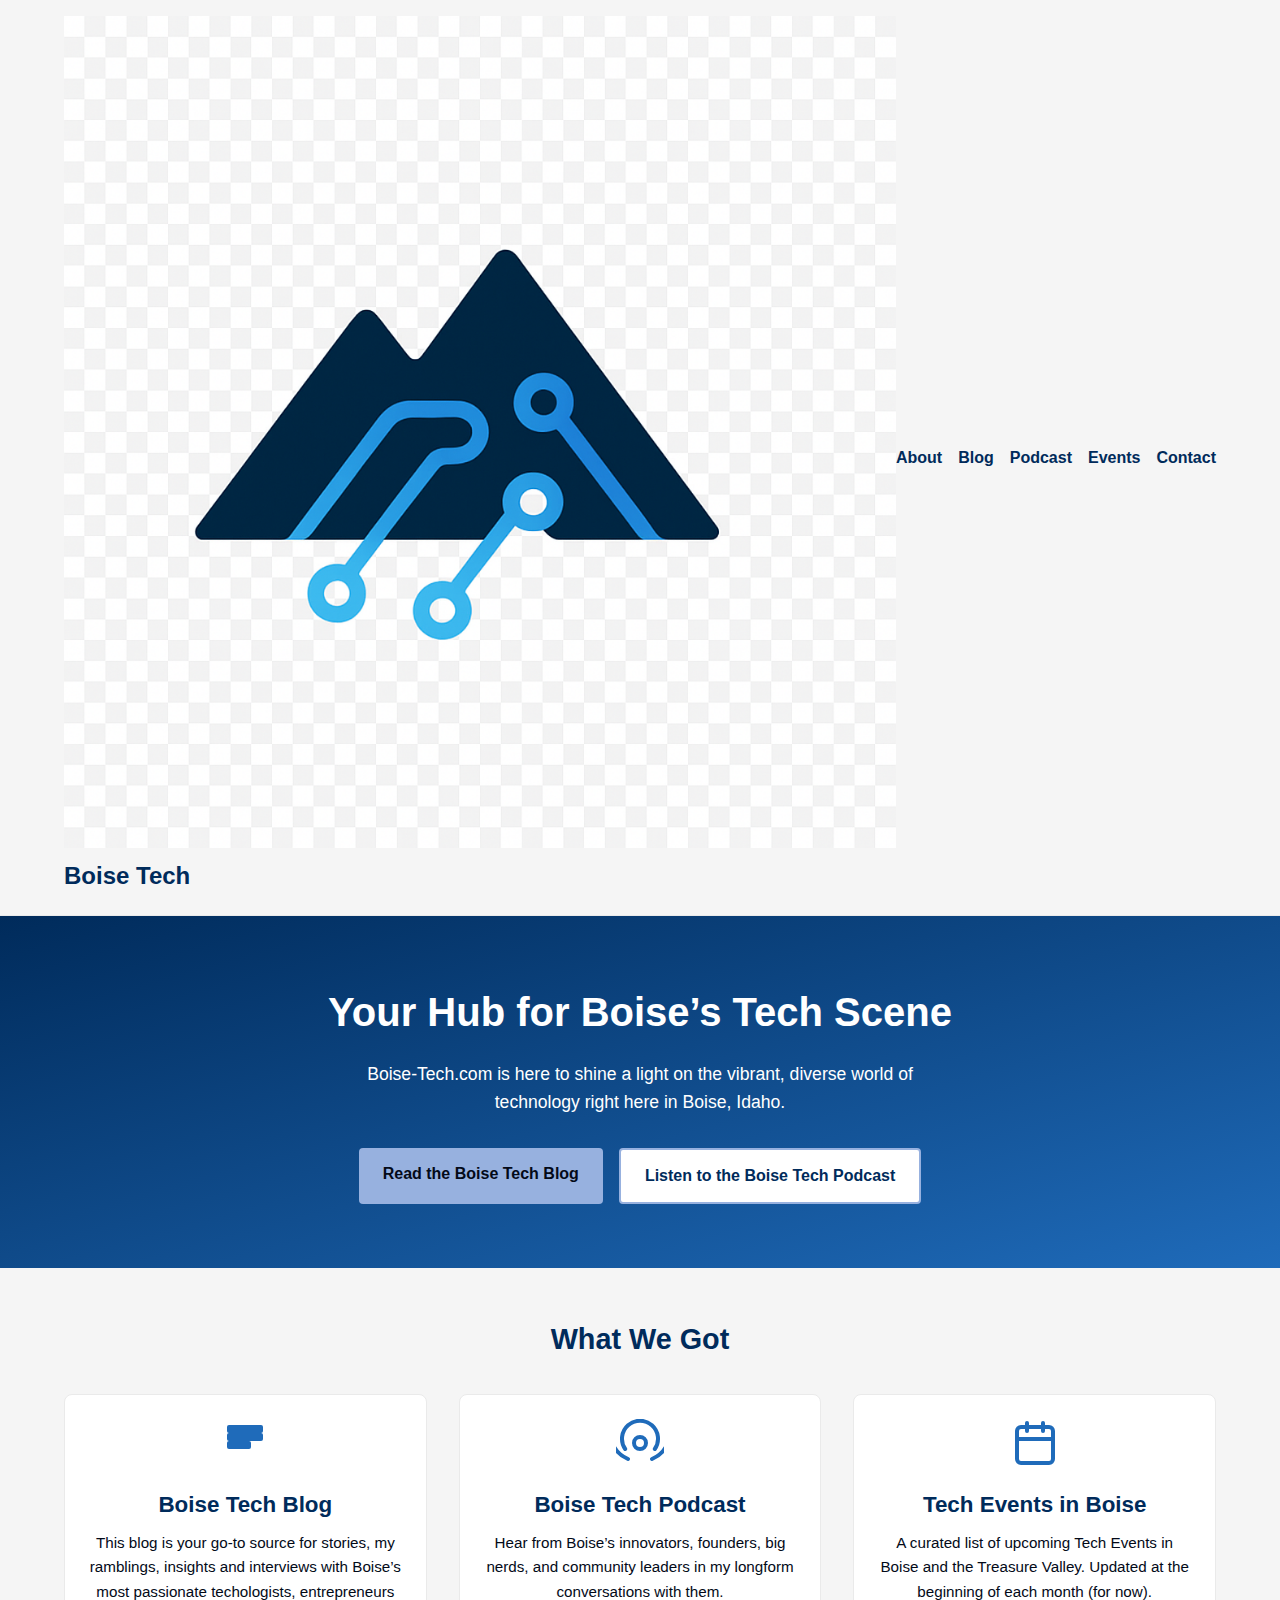
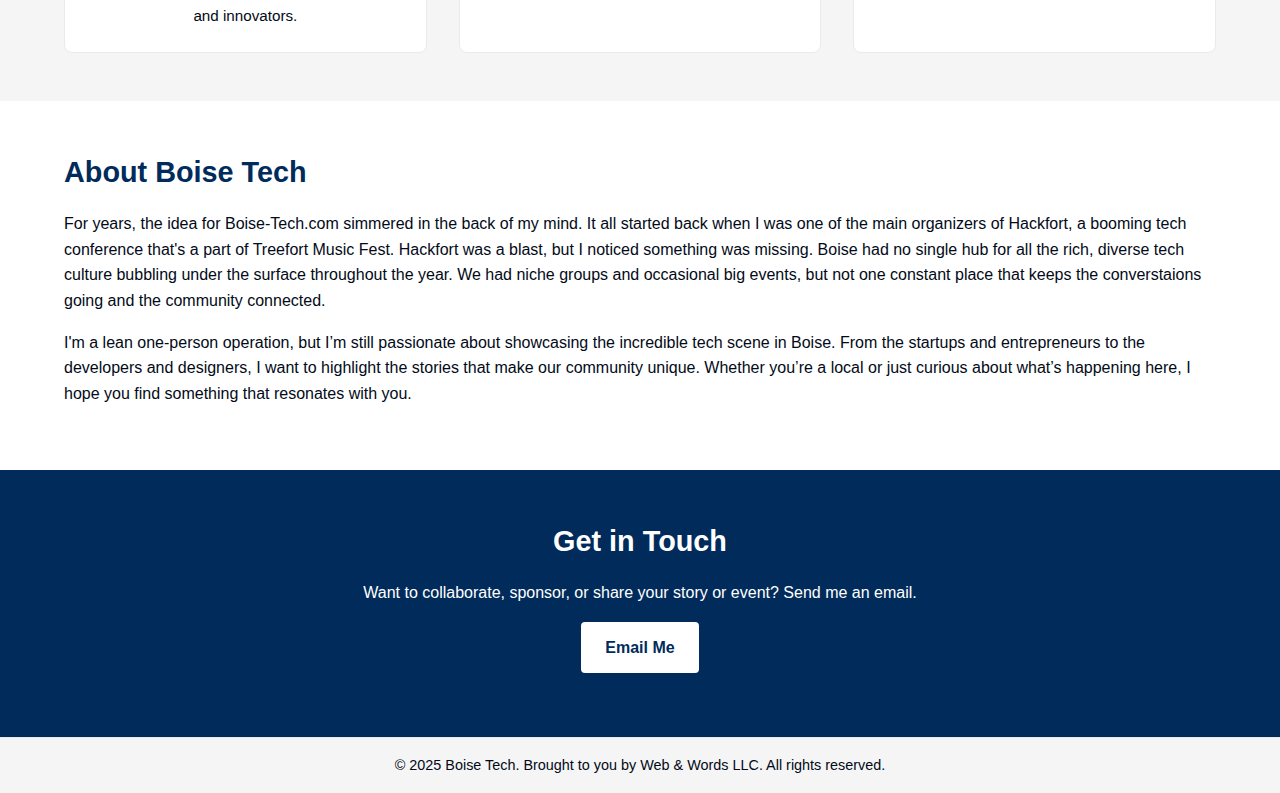
<file: index.html>
<!DOCTYPE html>
<html lang="en">
  <head>
    <meta charset="UTF-8" />
    <meta http-equiv="X-UA-Compatible" content="IE=edge" />
    <meta name="viewport" content="width=device-width, initial-scale=1.0" />
    <meta
      name="description"
      content="BoiseTech.com is here to shine a light on the vibrant, diverse world of technology right here in Boise. Whether you’re a local or someone curious about what our tech community has to offer, you’ll find stories, events, and conversations that bring Boise’s tech culture to life."
    />
    <meta
      name="keywords"
      content="Boise tech blog, Boise tech podcast, Boise tech events, Idaho startups, tech community"
    />
    <title>Boise Tech</title>
    <!-- Open Graph tags for rich previews -->
    <meta property="og:title" content="Boise Tech – Blog, Podcast & Events" />
    <meta
      property="og:description"
      content="Join Boise’s growing tech community through insightful articles, inspiring podcasts and local events."
    />
    <meta property="og:type" content="website" />
    <meta property="og:url" content="https://boise-tech.com/" />
    <!-- Canonical URL to avoid duplicate content issues -->
    <link rel="canonical" href="https://boise-tech.com/" />
    <link rel="stylesheet" href="style.css" />
  </head>
  <body>
    <header class="site-header">
      <div class="container header-content">
        <h1 class="logo">
          <a href="index.html">
            <img src="images/logo-mark.png" alt="" class="logo-icon" />
            <span class="logo-text">Boise Tech </span>
          </a>
        </h1>
        <nav class="main-nav" aria-label="Main Navigation">
          <ul>
            <li><a href="about.html">About</a></li>
            <li><a href="blog.html">Blog</a></li>
            <li><a href="podcast.html">Podcast</a></li>
            <li><a href="events.html">Events</a></li>
            <li><a href="contact.html">Contact</a></li>
          </ul>
        </nav>
      </div>
    </header>

    <main>
      <!-- Hero Section -->
      <section class="hero">
        <div class="container hero-content">
          <div class="hero-text">
            <h2 style="color: white;">Your Hub for Boise’s Tech Scene</h2>
            <p>
              Boise-Tech.com is here to shine a light on the vibrant, diverse world of technology right here in Boise, Idaho. 
            </p>
            <div class="cta-buttons">
            <a href="blog.html" class="button">Read the Boise Tech Blog</a>
            <a href="podcast.html" class="button button-secondary"
                >Listen to the Boise Tech Podcast</a
              >
            </div>
          </div>
        </div>
      </section>

      <!-- Features Section -->
      <section class="features">
        <div class="container">
          <h2 class="section-title">What We Got</h2>
          <div class="feature-grid">
            <!-- Each feature card links to its dedicated section to improve navigation and accessibility -->
            <article class="feature" id="blog">
              <!-- Inline SVG icon for blog -->
              <svg
                class="feature-icon"
                xmlns="http://www.w3.org/2000/svg"
                width="48"
                height="48"
                viewBox="0 0 24 24"
                fill="none"
                stroke="currentColor"
                stroke-width="2"
                stroke-linecap="round"
                stroke-linejoin="round"
              >
                <path d="M4 4h16v2H4z" />
                <path d="M4 8h16v2H4z" />
                <path d="M4 12h10v2H4z" />
              </svg>
              <h3><a href="blog.html" style="color: inherit; text-decoration: none;">Boise Tech Blog</a></h3>
              <p>
                This blog is your go‑to source for stories, my ramblings, insights and
                interviews with Boise’s most passionate techologists, entrepreneurs and innovators.
              </p>
            </article>
            <article class="feature" id="podcast">
              <!-- Inline SVG icon for podcast -->
              <svg
                class="feature-icon"
                xmlns="http://www.w3.org/2000/svg"
                width="48"
                height="48"
                viewBox="0 0 24 24"
                fill="none"
                stroke="currentColor"
                stroke-width="2"
                stroke-linecap="round"
                stroke-linejoin="round"
              >
                <circle cx="12" cy="12" r="3" />
                <path d="M19.4 15a9 9 0 10-14.8 0" />
                <path d="M18 20a15 15 0 10-12 0" />
              </svg>
              <h3><a href="podcast.html" style="color: inherit; text-decoration: none;">Boise Tech Podcast</a></h3>
              <p>
                Hear from Boise’s innovators, founders, big nerds, and community leaders in
                my longform conversations with them.
              </p>
            </article>
            <article class="feature" id="events">
              <!-- Inline SVG icon for events -->
              <svg
                class="feature-icon"
                xmlns="http://www.w3.org/2000/svg"
                width="48"
                height="48"
                viewBox="0 0 24 24"
                fill="none"
                stroke="currentColor"
                stroke-width="2"
                stroke-linecap="round"
                stroke-linejoin="round"
              >
                <rect x="3" y="4" width="18" height="18" rx="2" />
                <line x1="16" y1="2" x2="16" y2="6" />
                <line x1="8" y1="2" x2="8" y2="6" />
                <line x1="3" y1="10" x2="21" y2="10" />
              </svg>
              <h3><a href="events.html" style="color: inherit; text-decoration: none;">Tech Events in Boise</a></h3>
              <p>
                A curated list of upcoming Tech Events in Boise and the Treasure Valley. Updated at the beginning of each month (for now).
              </p>
            </article>
          </div>
        </div>
      </section>

      <!-- About / Numbers Section -->
      <section class="about" id="about">
        <div class="container about-content">
          <div class="about-text">
            <h2>About Boise Tech </h2>
            <p>
              For years, the idea for Boise-Tech.com simmered in the back of my mind. It all started back when I was one of the main organizers of Hackfort, a booming tech conference that's a part of Treefort Music Fest. Hackfort was a blast, but I noticed something was missing. Boise had no single hub for all the rich, diverse tech culture bubbling under the surface throughout the year. We had niche groups and occasional big events, but not one constant place that keeps the converstaions going and the community connected.
            </p>
            <p>
              I'm a lean one-person operation, but I’m still passionate about showcasing the incredible tech scene in Boise. From the startups and entrepreneurs to the developers and designers, I want to highlight the stories that make our community unique. Whether you’re a local or just curious about what’s happening here, I hope you find something that resonates with you.
            </p>
          </div>
          <!--<div class="stats">
            <div class="stat">
              <strong>845k</strong>
              <span>Boise metro population (2024)</span>
            </div>
            <div class="stat">
              <strong>80%</strong>
              <span>Attendees join to network</span>
            </div>
            <div class="stat">
              <strong>2.6k</strong>
              <span>Entrepreneurs at Boise Startup Week</span>
            </div>
          </div>-->
        </div>
      </section>

      <!-- Contact Section -->
      <section class="contact" id="contact">
        <div class="container contact-content">
          <h2>Get in Touch</h2>
          <p>
            Want to collaborate, sponsor, or share your story or event? Send me an email.
          </p>
          <p>
            <a href="mailto:info@boise-tech.com" class="button"
              >Email Me</a
            >
          </p>
        </div>
      </section>
    </main>

    <footer class="site-footer">
      <div class="container">
        <p>&copy; 2025 Boise Tech. Brought to you by Web & Words LLC. All rights reserved.</p>
      </div>
    </footer>
  </body>
</html>
</file>
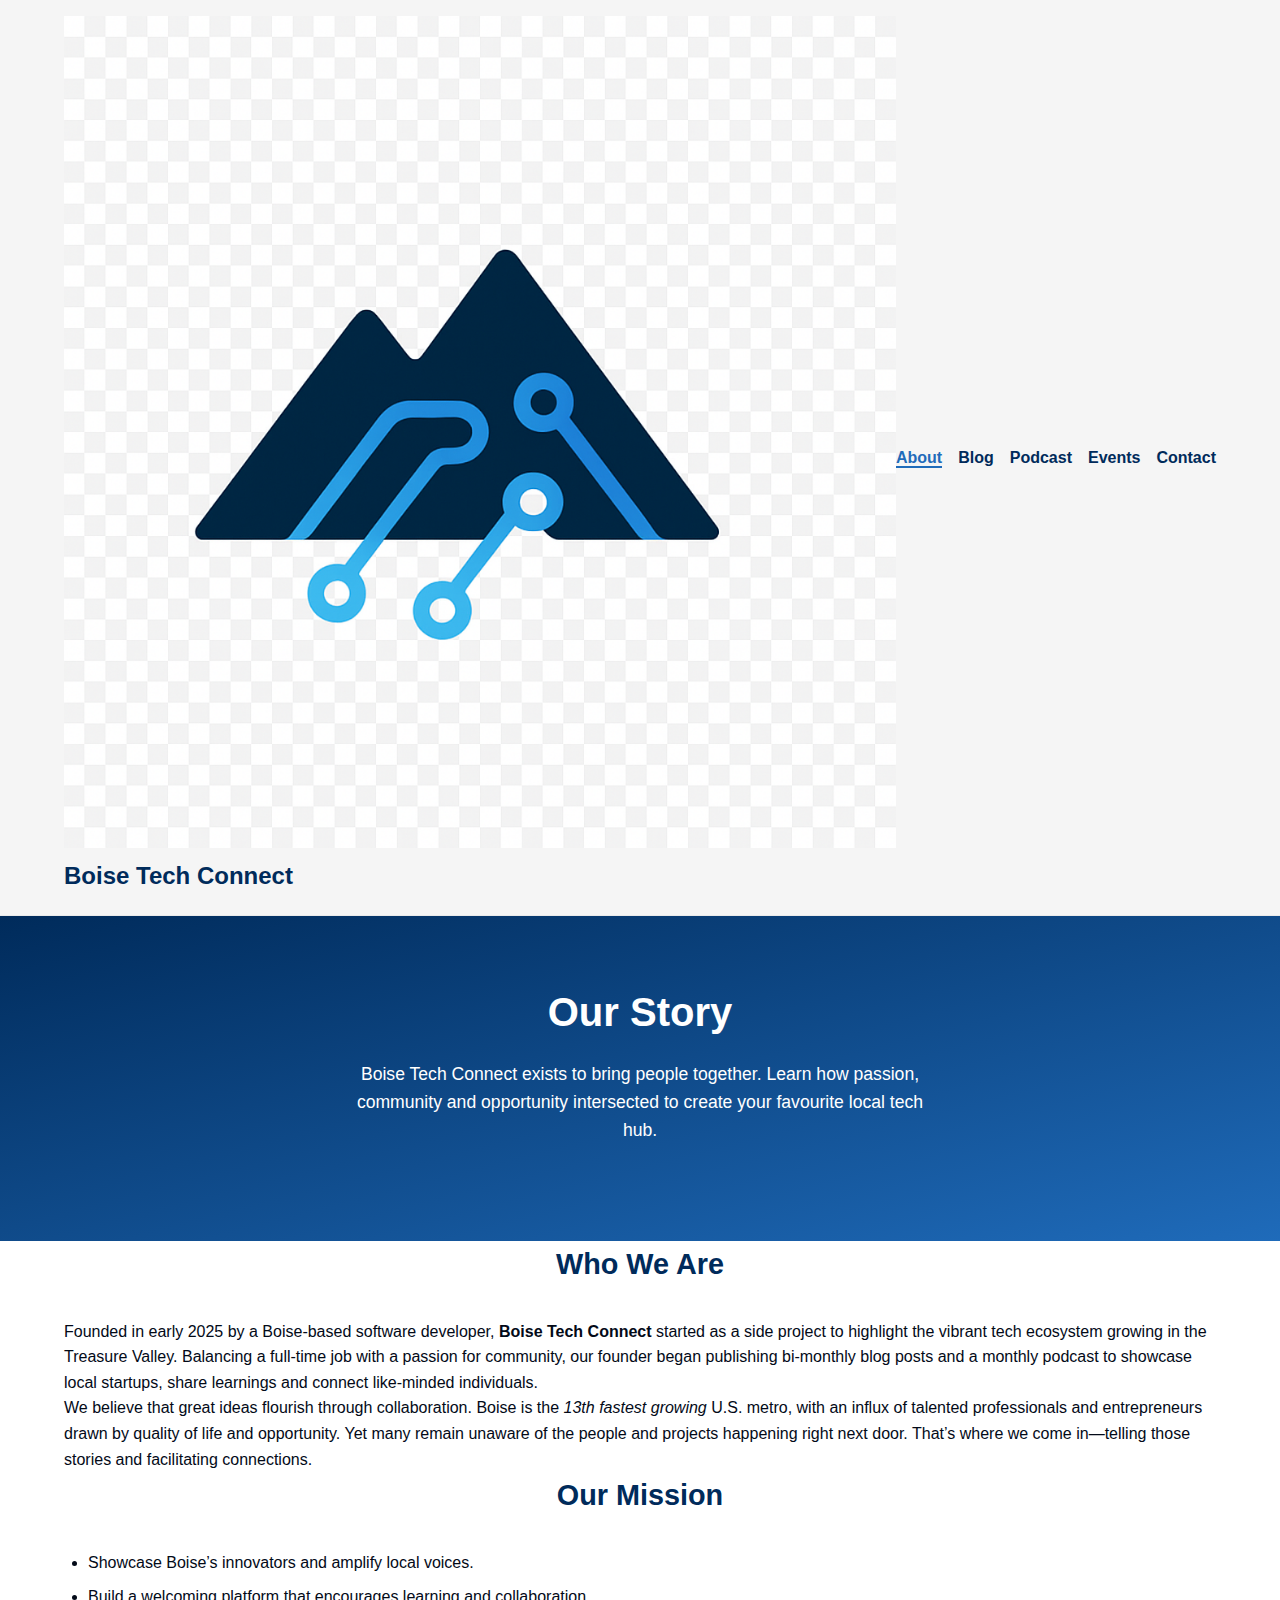
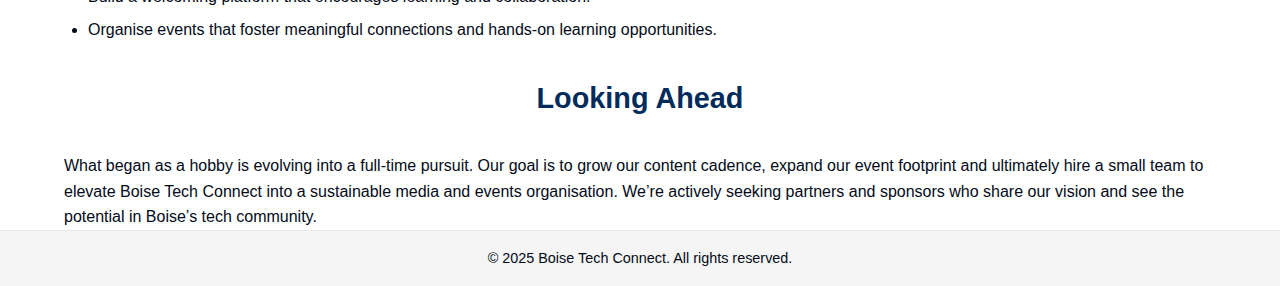
<file: about.html>
<!DOCTYPE html>
<html lang="en">
  <head>
    <meta charset="UTF-8" />
    <meta http-equiv="X-UA-Compatible" content="IE=edge" />
    <meta name="viewport" content="width=device-width, initial-scale=1.0" />
    <title>About Us – Boise Tech Connect</title>
    <meta
      name="description"
      content="Discover the mission and story behind Boise Tech Connect—your local hub for tech news, podcasts and community events."
    />
    <meta name="keywords" content="Boise tech about, mission, story, team" />
    <link rel="canonical" href="https://boisetech.com/about.html" />
    <link rel="stylesheet" href="style.css" />
  </head>
  <body>
    <header class="site-header">
      <div class="container header-content">
        <h1 class="logo">
          <a href="index.html">
            <img src="images/logo-mark.png" alt="" class="logo-icon" />
            <span class="logo-text">Boise Tech Connect</span>
          </a>
        </h1>
        <nav class="main-nav" aria-label="Main Navigation">
          <ul>
            <li><a href="about.html" aria-current="page">About</a></li>
            <li><a href="blog.html">Blog</a></li>
            <li><a href="podcast.html">Podcast</a></li>
            <li><a href="events.html">Events</a></li>
            <li><a href="contact.html">Contact</a></li>
          </ul>
        </nav>
      </div>
    </header>
    <main>
      <section class="hero about-hero">
        <div class="container hero-content">
          <div class="hero-text">
            <h2>Our Story</h2>
            <p>
              Boise Tech Connect exists to bring people together. Learn how
              passion, community and opportunity intersected to create your
              favourite local tech hub.
            </p>
          </div>
        </div>
      </section>
      <section class="about-page">
        <div class="container">
          <h2 class="section-title">Who We Are</h2>
          <p>
            Founded in early 2025 by a Boise‑based software developer,
            <strong>Boise Tech Connect</strong> started as a side project to
            highlight the vibrant tech ecosystem growing in the Treasure Valley.
            Balancing a full‑time job with a passion for community, our founder
            began publishing bi‑monthly blog posts and a monthly podcast to
            showcase local startups, share learnings and connect like‑minded
            individuals.
          </p>
          <p>
            We believe that great ideas flourish through collaboration. Boise is
            the <em>13th fastest growing</em> U.S. metro, with an influx of
            talented professionals and entrepreneurs drawn by quality of life and
            opportunity. Yet many remain unaware of the people and projects
            happening right next door. That’s where we come in—telling those
            stories and facilitating connections.
          </p>
          <h2 class="section-title">Our Mission</h2>
          <ul class="mission-list">
            <li>Showcase Boise’s innovators and amplify local voices.</li>
            <li>
              Build a welcoming platform that encourages learning and
              collaboration.
            </li>
            <li>
              Organise events that foster meaningful connections and hands‑on
              learning opportunities.
            </li>
          </ul>
          <h2 class="section-title">Looking Ahead</h2>
          <p>
            What began as a hobby is evolving into a full‑time pursuit. Our goal
            is to grow our content cadence, expand our event footprint and
            ultimately hire a small team to elevate Boise Tech Connect into a
            sustainable media and events organisation. We’re actively seeking
            partners and sponsors who share our vision and see the potential in
            Boise’s tech community.
          </p>
        </div>
      </section>
    </main>
    <footer class="site-footer">
      <div class="container">
        <p>&copy; 2025 Boise Tech Connect. All rights reserved.</p>
      </div>
    </footer>
  </body>
</html>
</file>
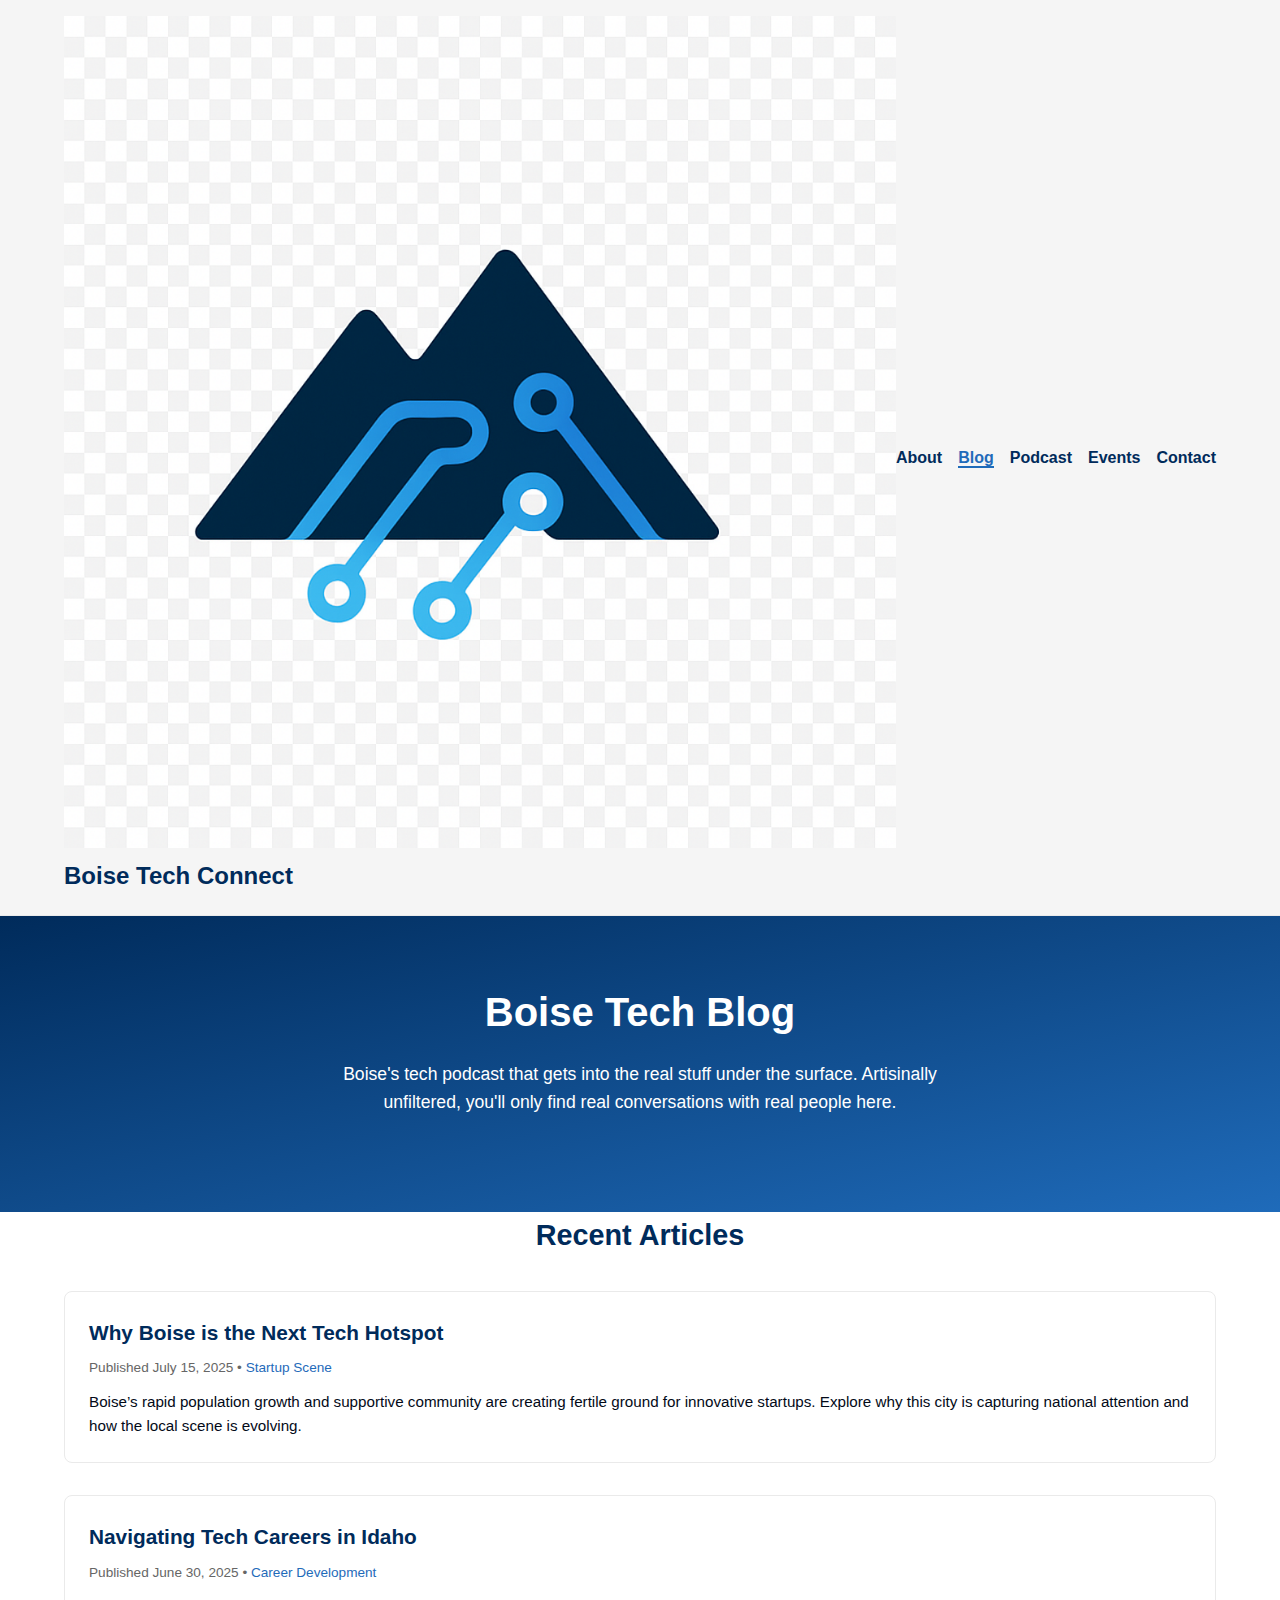
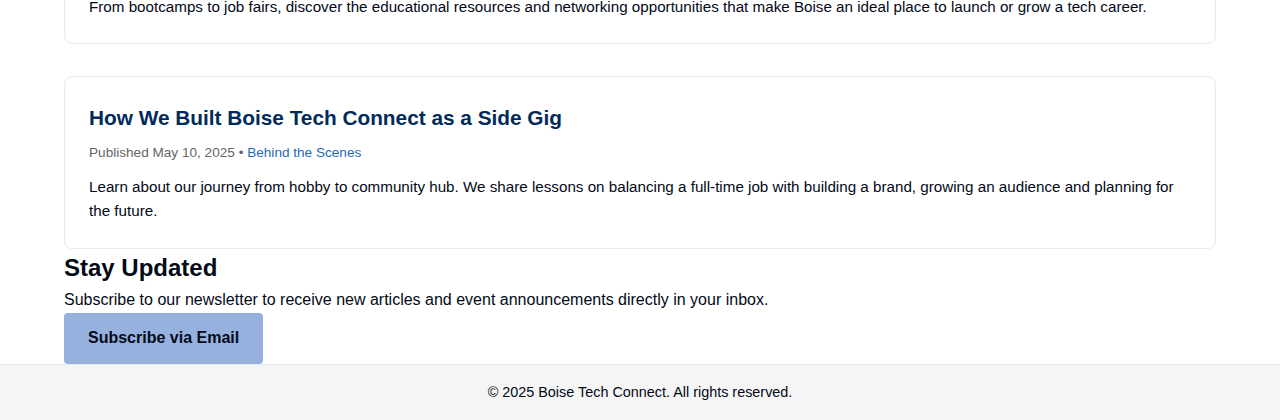
<file: blog.html>
<!DOCTYPE html>
<html lang="en">
  <head>
    <meta charset="UTF-8" />
    <meta http-equiv="X-UA-Compatible" content="IE=edge" />
    <meta name="viewport" content="width=device-width, initial-scale=1.0" />
    <title>Blog – Boise Tech Connect</title>
    <meta
      name="description"
      content="Read the latest articles on Boise’s thriving tech scene, startups and best practices on the Boise Tech Connect blog."
    />
    <meta
      name="keywords"
      content="Boise tech blog, Idaho startups, technology news, developer tips"
    />
    <link rel="canonical" href="https://boisetech.com/blog.html" />
    <link rel="stylesheet" href="style.css" />
  </head>
  <body>
    <header class="site-header">
      <div class="container header-content">
        <h1 class="logo">
          <a href="index.html">
            <img src="images/logo-mark.png" alt="" class="logo-icon" />
            <span class="logo-text">Boise Tech Connect</span>
          </a>
        </h1>
        <nav class="main-nav" aria-label="Main Navigation">
          <ul>
            <li><a href="about.html">About</a></li>
            <li><a href="blog.html" aria-current="page">Blog</a></li>
            <li><a href="podcast.html">Podcast</a></li>
            <li><a href="events.html">Events</a></li>
            <li><a href="contact.html">Contact</a></li>
          </ul>
        </nav>
      </div>
    </header>
    <main>
      <section class="hero blog-hero">
        <div class="container hero-content">
          <div class="hero-text">
            <h2>Boise Tech Blog</h2>
            <p>
              Boise's tech podcast that gets into the real stuff under the surface. Artisinally unfiltered, you'll only find real conversations with real people here.
            </p>
          </div>
        </div>
      </section>
      <section class="posts">
        <div class="container">
          <h2 class="section-title">Recent Articles</h2>
          <div class="post-list">
            <article class="post">
              <!-- Link each article to its dedicated page -->
              <h3>
                <a href="why-boise-is-the-next-tech-hotspot.html">Why Boise is the
                  Next Tech Hotspot</a>
              </h3>
              <div class="post-meta">
                Published July 15, 2025 •
                <a href="blog.html?category=startup">Startup Scene</a>
              </div>
              <p>
                Boise’s rapid population growth and supportive community are
                creating fertile ground for innovative startups. Explore why
                this city is capturing national attention and how the local
                scene is evolving.
              </p>
            </article>
            <article class="post">
              <h3>
                <a href="navigating-tech-careers-in-idaho.html">Navigating Tech
                  Careers in Idaho</a>
              </h3>
              <div class="post-meta">
                Published June 30, 2025 •
                <a href="blog.html?category=career">Career Development</a>
              </div>
              <p>
                From bootcamps to job fairs, discover the educational resources
                and networking opportunities that make Boise an ideal place to
                launch or grow a tech career.
              </p>
            </article>
            <article class="post">
              <h3>
                <a href="how-we-built-boise-tech-connect-as-a-side-gig.html">How We
                  Built Boise Tech Connect as a Side Gig</a>
              </h3>
              <div class="post-meta">
                Published May 10, 2025 •
                <a href="blog.html?category=behind">Behind the Scenes</a>
              </div>
              <p>
                Learn about our journey from hobby to community hub. We share
                lessons on balancing a full‑time job with building a brand,
                growing an audience and planning for the future.
              </p>
            </article>
          </div>
        </div>
      </section>
      <section class="subscribe">
        <div class="container">
          <h2>Stay Updated</h2>
          <p>
            Subscribe to our newsletter to receive new articles and event
            announcements directly in your inbox.
          </p>
          <p>
            <a href="mailto:hello@boisetechconnect.com?subject=Subscribe" class="button"
              >Subscribe via Email</a
            >
          </p>
        </div>
      </section>
    </main>
    <footer class="site-footer">
      <div class="container">
        <p>&copy; 2025 Boise Tech Connect. All rights reserved.</p>
      </div>
    </footer>
  </body>
</html>
</file>
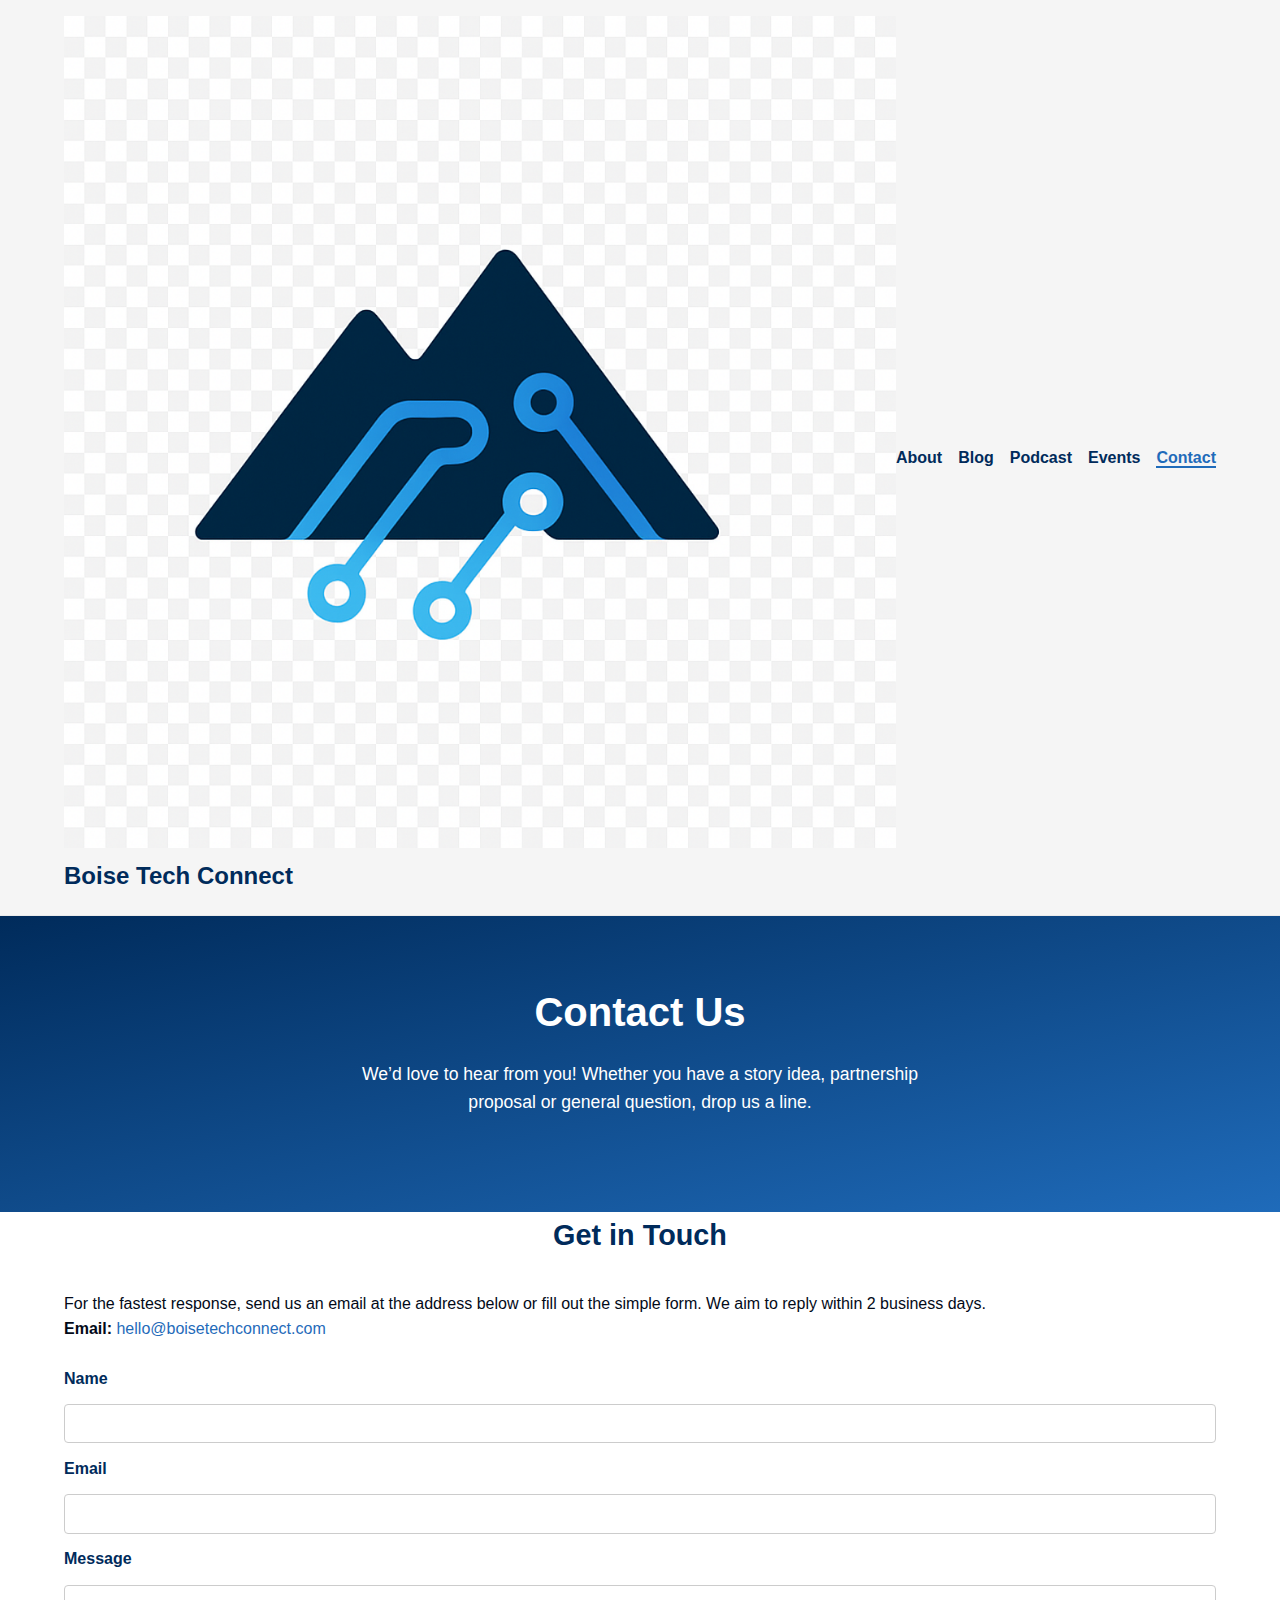
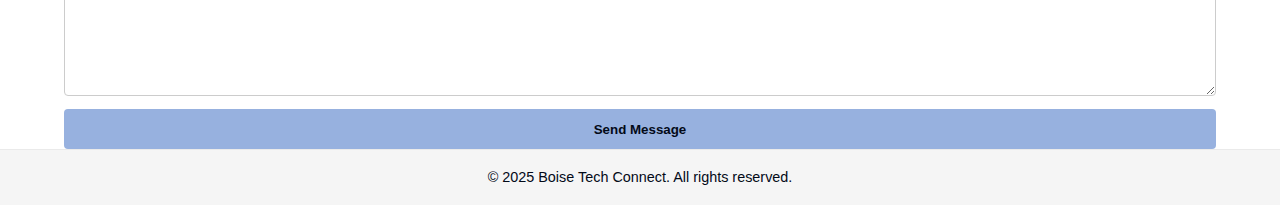
<file: contact.html>
<!DOCTYPE html>
<html lang="en">
  <head>
    <meta charset="UTF-8" />
    <meta http-equiv="X-UA-Compatible" content="IE=edge" />
    <meta name="viewport" content="width=device-width, initial-scale=1.0" />
    <title>Contact – Boise Tech Connect</title>
    <meta
      name="description"
      content="Get in touch with Boise Tech Connect for sponsorships, collaborations, inquiries and feedback."
    />
    <meta
      name="keywords"
      content="contact Boise tech, sponsorship, feedback, Boise Tech Connect"
    />
    <link rel="canonical" href="https://boisetech.com/contact.html" />
    <link rel="stylesheet" href="style.css" />
  </head>
  <body>
    <header class="site-header">
      <div class="container header-content">
        <h1 class="logo">
          <a href="index.html">
            <img src="images/logo-mark.png" alt="" class="logo-icon" />
            <span class="logo-text">Boise Tech Connect</span>
          </a>
        </h1>
        <nav class="main-nav" aria-label="Main Navigation">
          <ul>
            <li><a href="about.html">About</a></li>
            <li><a href="blog.html">Blog</a></li>
            <li><a href="podcast.html">Podcast</a></li>
            <li><a href="events.html">Events</a></li>
            <li><a href="contact.html" aria-current="page">Contact</a></li>
          </ul>
        </nav>
      </div>
    </header>
    <main>
      <section class="hero contact-hero">
        <div class="container hero-content">
          <div class="hero-text">
            <h2>Contact Us</h2>
            <p>
              We’d love to hear from you! Whether you have a story idea,
              partnership proposal or general question, drop us a line.
            </p>
          </div>
        </div>
      </section>
      <section class="contact-page">
        <div class="container">
          <h2 class="section-title">Get in Touch</h2>
          <p>
            For the fastest response, send us an email at the address below or
            fill out the simple form. We aim to reply within 2 business days.
          </p>
          <p><strong>Email:</strong> <a href="mailto:hello@boisetechconnect.com">hello@boisetechconnect.com</a></p>
          <form
            action="mailto:hello@boisetechconnect.com"
            method="POST"
            enctype="text/plain"
            class="contact-form"
          >
            <label for="name">Name</label>
            <input type="text" id="name" name="name" required />
            <label for="email">Email</label>
            <input type="email" id="email" name="email" required />
            <label for="message">Message</label>
            <textarea id="message" name="message" rows="5" required></textarea>
            <button type="submit" class="button">Send Message</button>
          </form>
        </div>
      </section>
    </main>
    <footer class="site-footer">
      <div class="container">
        <p>&copy; 2025 Boise Tech Connect. All rights reserved.</p>
      </div>
    </footer>
  </body>
</html>
</file>
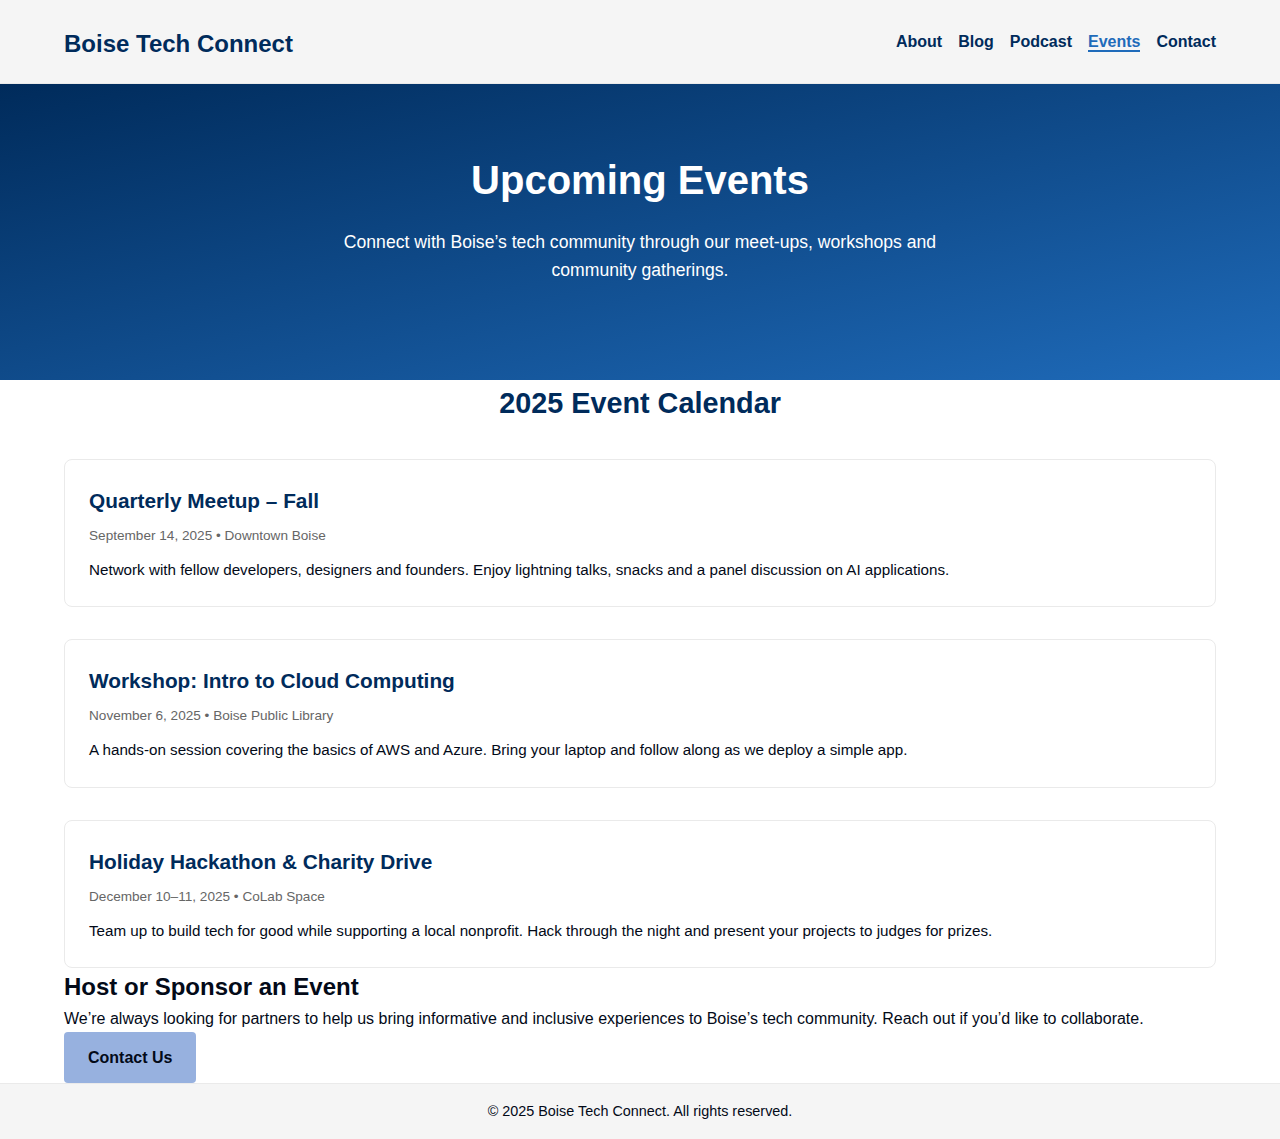
<file: events.html>
<!DOCTYPE html>
<html lang="en">
  <head>
    <meta charset="UTF-8" />
    <meta http-equiv="X-UA-Compatible" content="IE=edge" />
    <meta name="viewport" content="width=device-width, initial-scale=1.0" />
    <title>Events – Boise Tech Connect</title>
    <meta
      name="description"
      content="Join Boise Tech Connect events, meetups and workshops to network, learn and collaborate with fellow technology enthusiasts."
    />
    <meta
      name="keywords"
      content="Boise tech events, tech meetups, workshops, networking"
    />
    <link rel="canonical" href="http://localhost/events.html" />
    <link rel="stylesheet" href="style.css" />
  </head>
  <body>
    <header class="site-header">
      <div class="container header-content">
        <h1 class="logo"><a href="index.html">Boise Tech Connect</a></h1>
        <nav class="main-nav" aria-label="Main Navigation">
          <ul>
            <li><a href="about.html">About</a></li>
            <li><a href="blog.html">Blog</a></li>
            <li><a href="podcast.html">Podcast</a></li>
            <li><a href="events.html" aria-current="page">Events</a></li>
            <li><a href="contact.html">Contact</a></li>
          </ul>
        </nav>
      </div>
    </header>
    <main>
      <section class="hero events-hero">
        <div class="container hero-content">
          <div class="hero-text">
            <h2>Upcoming Events</h2>
            <p>
              Connect with Boise’s tech community through our meet‑ups,
              workshops and community gatherings.
            </p>
          </div>
        </div>
      </section>
      <section class="event-listing">
        <div class="container">
          <h2 class="section-title">2025 Event Calendar</h2>
          <div class="event-grid">
            <article class="event">
              <h3>Quarterly Meetup – Fall</h3>
              <div class="event-meta">September 14, 2025 • Downtown Boise</div>
              <p>
                Network with fellow developers, designers and founders. Enjoy
                lightning talks, snacks and a panel discussion on AI
                applications.
              </p>
            </article>
            <article class="event">
              <h3>Workshop: Intro to Cloud Computing</h3>
              <div class="event-meta">November 6, 2025 • Boise Public Library</div>
              <p>
                A hands‑on session covering the basics of AWS and Azure. Bring
                your laptop and follow along as we deploy a simple app.
              </p>
            </article>
            <article class="event">
              <h3>Holiday Hackathon & Charity Drive</h3>
              <div class="event-meta">December 10–11, 2025 • CoLab Space</div>
              <p>
                Team up to build tech for good while supporting a local
                nonprofit. Hack through the night and present your projects to
                judges for prizes.
              </p>
            </article>
          </div>
        </div>
      </section>
      <section class="subscribe">
        <div class="container">
          <h2>Host or Sponsor an Event</h2>
          <p>
            We’re always looking for partners to help us bring informative and
            inclusive experiences to Boise’s tech community. Reach out if you’d
            like to collaborate.
          </p>
          <p>
            <a
              href="mailto:hello@boisetechconnect.com?subject=Event%20Collaboration"
              class="button"
              >Contact Us</a
            >
          </p>
        </div>
      </section>
    </main>
    <footer class="site-footer">
      <div class="container">
        <p>&copy; 2025 Boise Tech Connect. All rights reserved.</p>
      </div>
    </footer>
  </body>
</html>
</file>
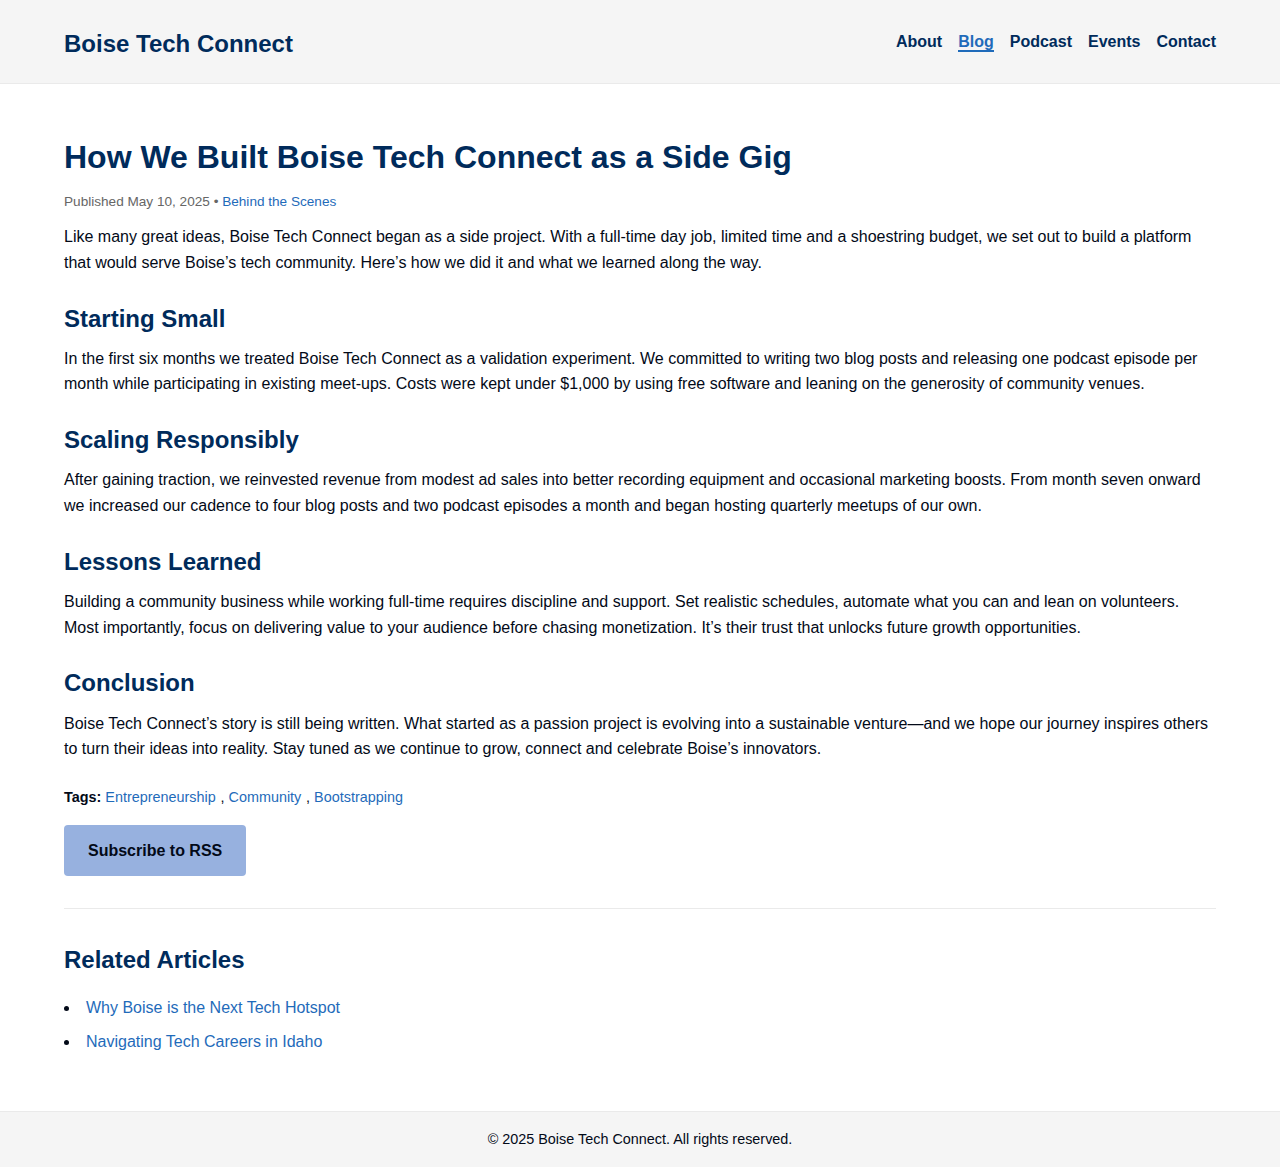
<file: how-we-built-boise-tech-connect-as-a-side-gig.html>
<!DOCTYPE html>
<html lang="en">
  <head>
    <meta charset="UTF-8" />
    <meta http-equiv="X-UA-Compatible" content="IE=edge" />
    <meta name="viewport" content="width=device-width, initial-scale=1.0" />
    <title>How We Built Boise Tech Connect as a Side Gig – Boise Tech Connect</title>
    <meta
      name="description"
      content="Get an inside look at how Boise Tech Connect grew from a hobby into a budding community platform—all while balancing a full‑time job."
    />
    <link
      rel="canonical"
      href="http://localhost/how-we-built-boise-tech-connect-as-a-side-gig.html"
    />
    <link rel="stylesheet" href="style.css" />
  </head>
  <body>
    <header class="site-header">
      <div class="container header-content">
        <h1 class="logo"><a href="index.html">Boise Tech Connect</a></h1>
        <nav class="main-nav" aria-label="Main Navigation">
          <ul>
            <li><a href="about.html">About</a></li>
            <li><a href="blog.html" aria-current="page">Blog</a></li>
            <li><a href="podcast.html">Podcast</a></li>
            <li><a href="events.html">Events</a></li>
            <li><a href="contact.html">Contact</a></li>
          </ul>
        </nav>
      </div>
    </header>
    <main>
      <article class="post-content">
        <div class="container">
          <h1>How We Built Boise Tech Connect as a Side Gig</h1>
          <div class="post-meta">
            Published May 10, 2025 • <a href="blog.html?category=behind">Behind the Scenes</a>
          </div>
          <p>
            Like many great ideas, Boise Tech Connect began as a side project.
            With a full‑time day job, limited time and a shoestring budget, we
            set out to build a platform that would serve Boise’s tech
            community. Here’s how we did it and what we learned along the
            way.
          </p>
          <h2>Starting Small</h2>
          <p>
            In the first six months we treated Boise Tech Connect as a
            validation experiment. We committed to writing two blog posts and
            releasing one podcast episode per month while participating in
            existing meet‑ups. Costs were kept under $1,000 by using free
            software and leaning on the generosity of community venues.
          </p>
          <h2>Scaling Responsibly</h2>
          <p>
            After gaining traction, we reinvested revenue from modest ad sales
            into better recording equipment and occasional marketing boosts.
            From month seven onward we increased our cadence to four blog posts
            and two podcast episodes a month and began hosting quarterly
            meetups of our own.
          </p>
          <h2>Lessons Learned</h2>
          <p>
            Building a community business while working full‑time requires
            discipline and support. Set realistic schedules, automate what you
            can and lean on volunteers. Most importantly, focus on delivering
            value to your audience before chasing monetization. It’s their
            trust that unlocks future growth opportunities.
          </p>
          <h2>Conclusion</h2>
          <p>
            Boise Tech Connect’s story is still being written. What started as
            a passion project is evolving into a sustainable venture—and we
            hope our journey inspires others to turn their ideas into reality.
            Stay tuned as we continue to grow, connect and celebrate Boise’s
            innovators.
          </p>
          <div class="post-tags">
            <strong>Tags:</strong>
            <a href="blog.html?tag=entrepreneurship">Entrepreneurship</a>,
            <a href="blog.html?tag=community">Community</a>,
            <a href="blog.html?tag=bootstrapping">Bootstrapping</a>
          </div>
          <div class="subscribe-rss">
            <a href="feed-blog.xml" class="button" download>Subscribe to RSS</a>
          </div>
          <hr />
          <h2>Related Articles</h2>
          <ul class="related-posts">
            <li>
              <a href="why-boise-is-the-next-tech-hotspot.html">Why Boise is the
                Next Tech Hotspot</a>
            </li>
            <li>
              <a href="navigating-tech-careers-in-idaho.html">Navigating Tech
                Careers in Idaho</a>
            </li>
          </ul>
        </div>
      </article>
    </main>
    <footer class="site-footer">
      <div class="container">
        <p>&copy; 2025 Boise Tech Connect. All rights reserved.</p>
      </div>
    </footer>
  </body>
</html>
</file>
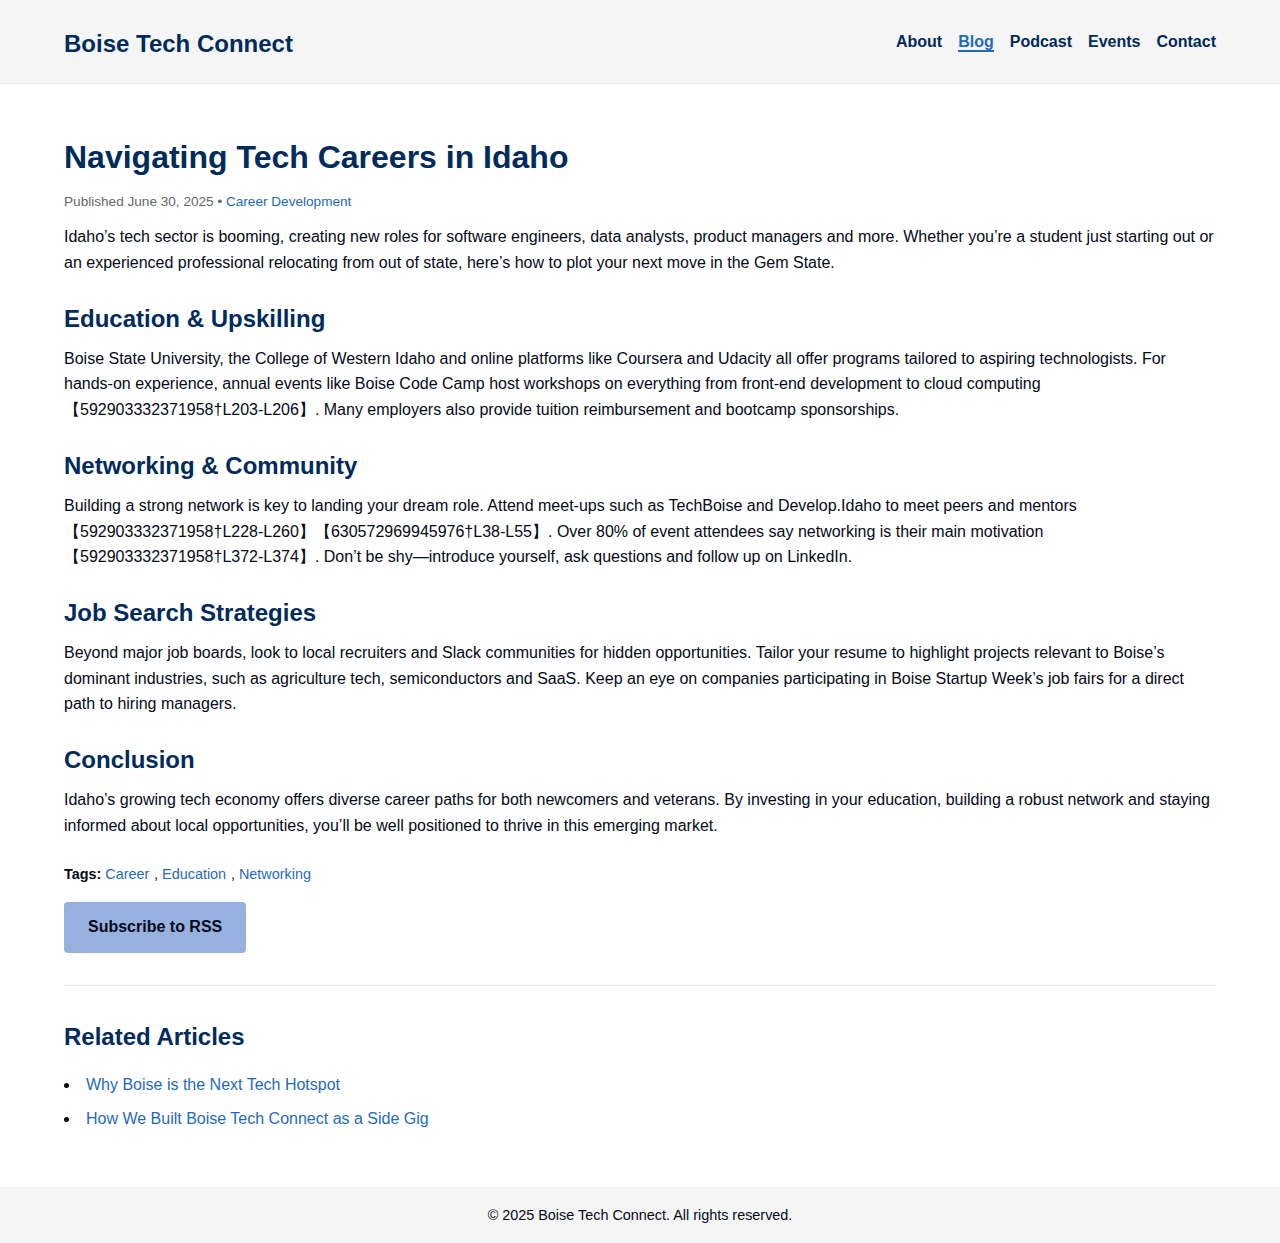
<file: navigating-tech-careers-in-idaho.html>
<!DOCTYPE html>
<html lang="en">
  <head>
    <meta charset="UTF-8" />
    <meta http-equiv="X-UA-Compatible" content="IE=edge" />
    <meta name="viewport" content="width=device-width, initial-scale=1.0" />
    <title>Navigating Tech Careers in Idaho – Boise Tech Connect</title>
    <meta
      name="description"
      content="Explore educational pathways, networking opportunities and career tips for tech professionals and newcomers looking to build their future in Idaho."
    />
    <link
      rel="canonical"
      href="http://localhost/navigating-tech-careers-in-idaho.html"
    />
    <link rel="stylesheet" href="style.css" />
  </head>
  <body>
    <header class="site-header">
      <div class="container header-content">
        <h1 class="logo"><a href="index.html">Boise Tech Connect</a></h1>
        <nav class="main-nav" aria-label="Main Navigation">
          <ul>
            <li><a href="about.html">About</a></li>
            <li><a href="blog.html" aria-current="page">Blog</a></li>
            <li><a href="podcast.html">Podcast</a></li>
            <li><a href="events.html">Events</a></li>
            <li><a href="contact.html">Contact</a></li>
          </ul>
        </nav>
      </div>
    </header>
    <main>
      <article class="post-content">
        <div class="container">
          <h1>Navigating Tech Careers in Idaho</h1>
          <div class="post-meta">
            Published June 30, 2025 • <a href="blog.html?category=career">Career Development</a>
          </div>
          <p>
            Idaho’s tech sector is booming, creating new roles for software
            engineers, data analysts, product managers and more. Whether
            you’re a student just starting out or an experienced professional
            relocating from out of state, here’s how to plot your next move in
            the Gem State.
          </p>
          <h2>Education & Upskilling</h2>
          <p>
            Boise State University, the College of Western Idaho and online
            platforms like Coursera and Udacity all offer programs tailored to
            aspiring technologists. For hands‑on experience, annual events like
            Boise Code Camp host workshops on everything from front‑end
            development to cloud computing【592903332371958†L203-L206】. Many
            employers also provide tuition reimbursement and bootcamp
            sponsorships.
          </p>
          <h2>Networking & Community</h2>
          <p>
            Building a strong network is key to landing your dream role. Attend
            meet‑ups such as TechBoise and Develop.Idaho to meet peers and
            mentors【592903332371958†L228-L260】【630572969945976†L38-L55】. Over 80%
            of event attendees say networking is their main motivation【592903332371958†L372-L374】.
            Don’t be shy—introduce yourself, ask questions and follow up on
            LinkedIn.
          </p>
          <h2>Job Search Strategies</h2>
          <p>
            Beyond major job boards, look to local recruiters and Slack
            communities for hidden opportunities. Tailor your resume to
            highlight projects relevant to Boise’s dominant industries, such
            as agriculture tech, semiconductors and SaaS. Keep an eye on
            companies participating in Boise Startup Week’s job fairs for a
            direct path to hiring managers.
          </p>
          <h2>Conclusion</h2>
          <p>
            Idaho’s growing tech economy offers diverse career paths for both
            newcomers and veterans. By investing in your education, building a
            robust network and staying informed about local opportunities,
            you’ll be well positioned to thrive in this emerging market.
          </p>
          <div class="post-tags">
            <strong>Tags:</strong>
            <a href="blog.html?tag=career">Career</a>,
            <a href="blog.html?tag=education">Education</a>,
            <a href="blog.html?tag=networking">Networking</a>
          </div>
          <div class="subscribe-rss">
            <a href="feed-blog.xml" class="button" download>Subscribe to RSS</a>
          </div>
          <hr />
          <h2>Related Articles</h2>
          <ul class="related-posts">
            <li>
              <a href="why-boise-is-the-next-tech-hotspot.html">Why Boise is the
                Next Tech Hotspot</a>
            </li>
            <li>
              <a href="how-we-built-boise-tech-connect-as-a-side-gig.html">How We
                Built Boise Tech Connect as a Side Gig</a>
            </li>
          </ul>
        </div>
      </article>
    </main>
    <footer class="site-footer">
      <div class="container">
        <p>&copy; 2025 Boise Tech Connect. All rights reserved.</p>
      </div>
    </footer>
  </body>
</html>
</file>
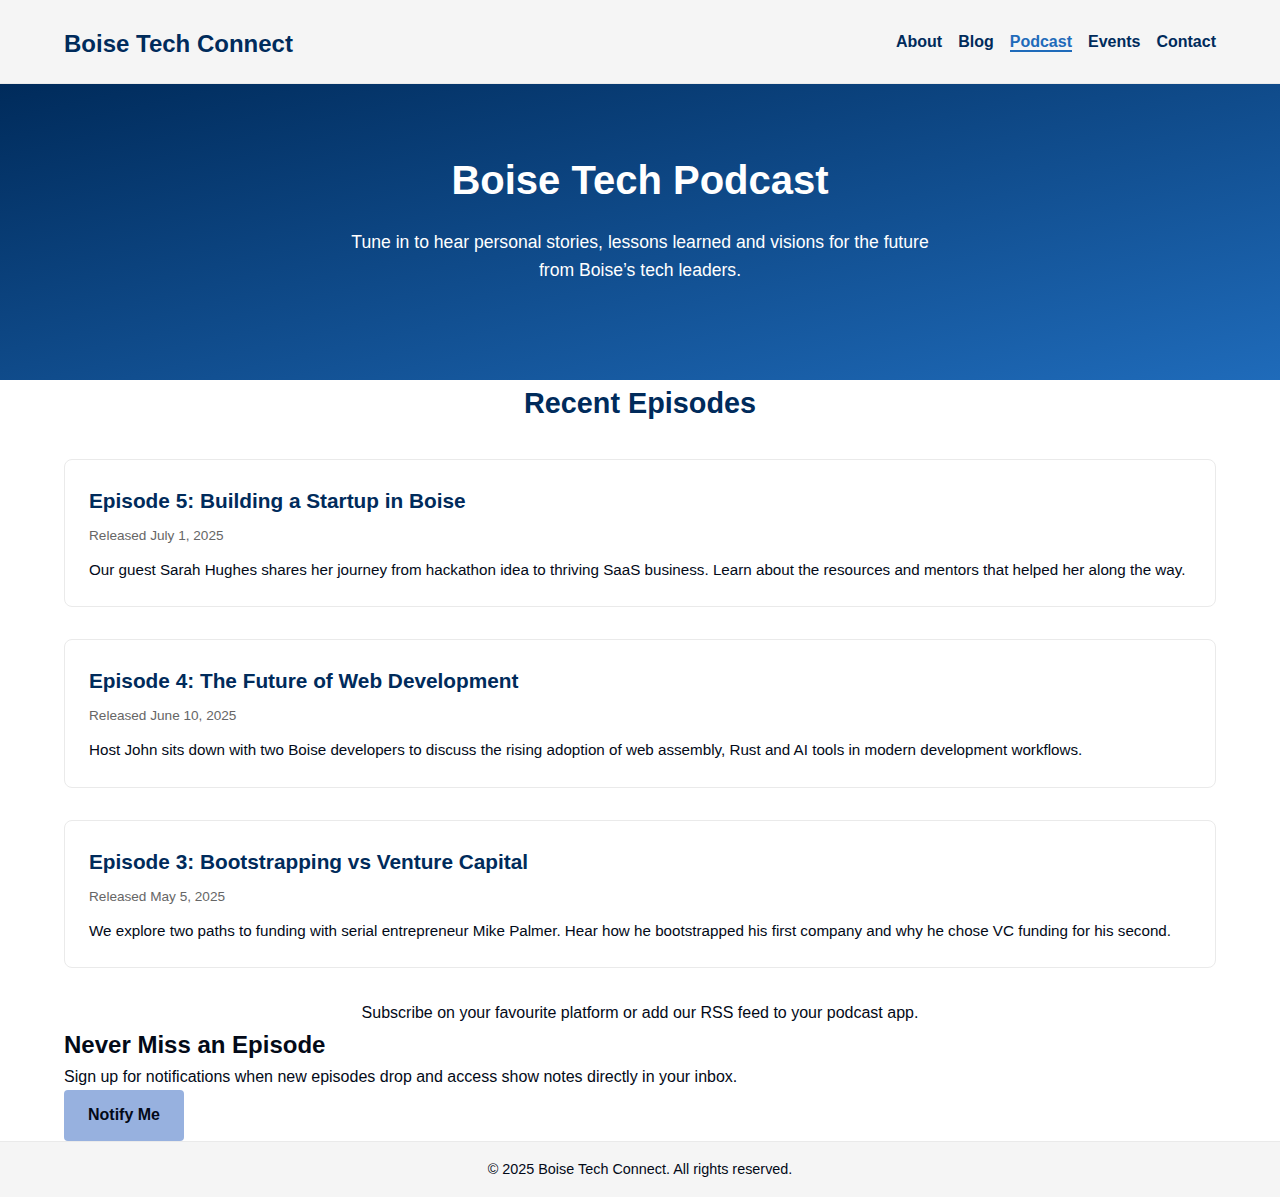
<file: podcast.html>
<!DOCTYPE html>
<html lang="en">
  <head>
    <meta charset="UTF-8" />
    <meta http-equiv="X-UA-Compatible" content="IE=edge" />
    <meta name="viewport" content="width=device-width, initial-scale=1.0" />
    <title>Podcast – Boise Tech Connect</title>
    <meta
      name="description"
      content="Listen to the Boise Tech Connect podcast for conversations with local innovators, founders and community leaders in Idaho’s tech scene."
    />
    <meta
      name="keywords"
      content="Boise tech podcast, Idaho innovation podcast, tech founders, interviews"
    />
    <link rel="canonical" href="http://localhost/podcast.html" />
    <link rel="stylesheet" href="style.css" />
  </head>
  <body>
    <header class="site-header">
      <div class="container header-content">
        <h1 class="logo"><a href="index.html">Boise Tech Connect</a></h1>
        <nav class="main-nav" aria-label="Main Navigation">
          <ul>
            <li><a href="about.html">About</a></li>
            <li><a href="blog.html">Blog</a></li>
            <li><a href="podcast.html" aria-current="page">Podcast</a></li>
            <li><a href="events.html">Events</a></li>
            <li><a href="contact.html">Contact</a></li>
          </ul>
        </nav>
      </div>
    </header>
    <main>
      <section class="hero podcast-hero">
        <div class="container hero-content">
          <div class="hero-text">
            <h2>Boise Tech Podcast</h2>
            <p>
              Tune in to hear personal stories, lessons learned and visions for
              the future from Boise’s tech leaders.
            </p>
          </div>
        </div>
      </section>
      <section class="episodes">
        <div class="container">
          <h2 class="section-title">Recent Episodes</h2>
          <div class="post-list">
            <article class="post">
              <h3><a href="#">Episode 5: Building a Startup in Boise</a></h3>
              <div class="post-meta">Released July 1, 2025</div>
              <p>
                Our guest Sarah Hughes shares her journey from hackathon idea to
                thriving SaaS business. Learn about the resources and mentors
                that helped her along the way.
              </p>
            </article>
            <article class="post">
              <h3><a href="#">Episode 4: The Future of Web Development</a></h3>
              <div class="post-meta">Released June 10, 2025</div>
              <p>
                Host John sits down with two Boise developers to discuss the
                rising adoption of web assembly, Rust and AI tools in modern
                development workflows.
              </p>
            </article>
            <article class="post">
              <h3><a href="#">Episode 3: Bootstrapping vs Venture Capital</a></h3>
              <div class="post-meta">Released May 5, 2025</div>
              <p>
                We explore two paths to funding with serial entrepreneur Mike
                Palmer. Hear how he bootstrapped his first company and why he
                chose VC funding for his second.
              </p>
            </article>
          </div>
          <p style="text-align:center;margin-top:2rem;">
            Subscribe on your favourite platform or add our RSS feed to your
            podcast app.
          </p>
        </div>
      </section>
      <section class="subscribe">
        <div class="container">
          <h2>Never Miss an Episode</h2>
          <p>
            Sign up for notifications when new episodes drop and access show
            notes directly in your inbox.
          </p>
          <p>
            <a
              href="mailto:hello@boisetechconnect.com?subject=Podcast%20Notification"
              class="button"
              >Notify Me</a
            >
          </p>
        </div>
      </section>
    </main>
    <footer class="site-footer">
      <div class="container">
        <p>&copy; 2025 Boise Tech Connect. All rights reserved.</p>
      </div>
    </footer>
  </body>
</html>
</file>
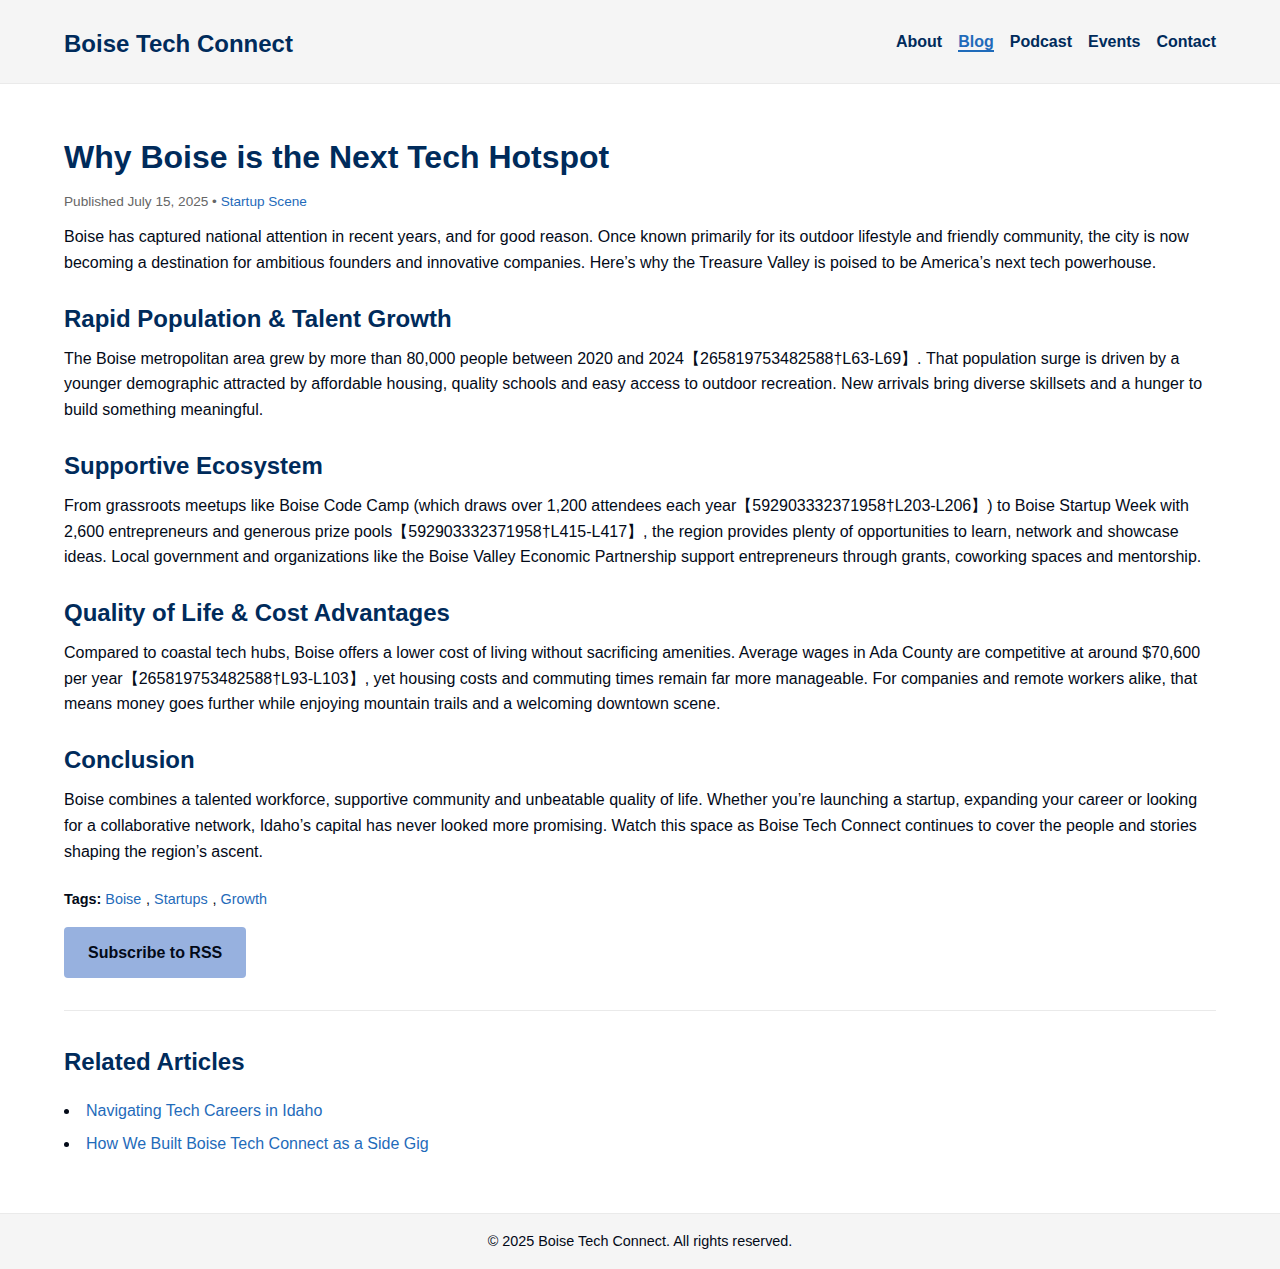
<file: why-boise-is-the-next-tech-hotspot.html>
<!DOCTYPE html>
<html lang="en">
  <head>
    <meta charset="UTF-8" />
    <meta http-equiv="X-UA-Compatible" content="IE=edge" />
    <meta name="viewport" content="width=device-width, initial-scale=1.0" />
    <title>Why Boise is the Next Tech Hotspot – Boise Tech Connect</title>
    <meta
      name="description"
      content="Discover why Boise is emerging as one of the most exciting tech hubs in the United States—from population growth and quality of life to a vibrant startup scene and collaborative community."
    />
    <link rel="canonical" href="http://localhost/why-boise-is-the-next-tech-hotspot.html" />
    <link rel="stylesheet" href="style.css" />
  </head>
  <body>
    <header class="site-header">
      <div class="container header-content">
        <h1 class="logo"><a href="index.html">Boise Tech Connect</a></h1>
        <nav class="main-nav" aria-label="Main Navigation">
          <ul>
            <li><a href="about.html">About</a></li>
            <li><a href="blog.html" aria-current="page">Blog</a></li>
            <li><a href="podcast.html">Podcast</a></li>
            <li><a href="events.html">Events</a></li>
            <li><a href="contact.html">Contact</a></li>
          </ul>
        </nav>
      </div>
    </header>
    <main>
      <article class="post-content">
        <div class="container">
          <h1>Why Boise is the Next Tech Hotspot</h1>
          <div class="post-meta">
            Published July 15, 2025 • <a href="blog.html?category=startup">Startup Scene</a>
          </div>
          <p>
            Boise has captured national attention in recent years, and for good
            reason. Once known primarily for its outdoor lifestyle and friendly
            community, the city is now becoming a destination for ambitious
            founders and innovative companies. Here’s why the Treasure Valley is
            poised to be America’s next tech powerhouse.
          </p>
          <h2>Rapid Population & Talent Growth</h2>
          <p>
            The Boise metropolitan area grew by more than 80,000 people between
            2020 and 2024【265819753482588†L63-L69】. That population surge is
            driven by a younger demographic attracted by affordable housing,
            quality schools and easy access to outdoor recreation. New
            arrivals bring diverse skillsets and a hunger to build something
            meaningful.
          </p>
          <h2>Supportive Ecosystem</h2>
          <p>
            From grassroots meetups like Boise Code Camp (which draws over 1,200
            attendees each year【592903332371958†L203-L206】) to Boise Startup Week
            with 2,600 entrepreneurs and generous prize pools【592903332371958†L415-L417】,
            the region provides plenty of opportunities to learn, network and
            showcase ideas. Local government and organizations like the Boise
            Valley Economic Partnership support entrepreneurs through grants,
            coworking spaces and mentorship.
          </p>
          <h2>Quality of Life & Cost Advantages</h2>
          <p>
            Compared to coastal tech hubs, Boise offers a lower cost of living
            without sacrificing amenities. Average wages in Ada County are
            competitive at around $70,600 per year【265819753482588†L93-L103】, yet
            housing costs and commuting times remain far more manageable. For
            companies and remote workers alike, that means money goes further
            while enjoying mountain trails and a welcoming downtown scene.
          </p>
          <h2>Conclusion</h2>
          <p>
            Boise combines a talented workforce, supportive community and
            unbeatable quality of life. Whether you’re launching a startup,
            expanding your career or looking for a collaborative network,
            Idaho’s capital has never looked more promising. Watch this space
            as Boise Tech Connect continues to cover the people and stories
            shaping the region’s ascent.
          </p>
          <div class="post-tags">
            <strong>Tags:</strong>
            <a href="blog.html?tag=boise">Boise</a>,
            <a href="blog.html?tag=startups">Startups</a>,
            <a href="blog.html?tag=growth">Growth</a>
          </div>
          <div class="subscribe-rss">
            <a href="feed-blog.xml" class="button" download>Subscribe to RSS</a>
          </div>
          <hr />
          <h2>Related Articles</h2>
          <ul class="related-posts">
            <li>
              <a href="navigating-tech-careers-in-idaho.html">Navigating Tech
              Careers in Idaho</a>
            </li>
            <li>
              <a href="how-we-built-boise-tech-connect-as-a-side-gig.html">How We
              Built Boise Tech Connect as a Side Gig</a>
            </li>
          </ul>
        </div>
      </article>
    </main>
    <footer class="site-footer">
      <div class="container">
        <p>&copy; 2025 Boise Tech Connect. All rights reserved.</p>
      </div>
    </footer>
  </body>
</html>
</file>
<file: style.css>
/*
  Boise Tech Connect styles
  This stylesheet defines a clean, modern look using minimalistic layout and
  colours inspired by the pitch deck. It avoids frameworks and keeps the
  markup semantic for optimal SEO and accessibility.
*/

/* Root variables for colours and fonts */
:root {
  --colour-primary: #002b5b;
  --colour-secondary: #1f6bba;
  --colour-accent: #97b1df;
  --colour-light: #f5f5f5;
  --colour-dark: #030a18;
  --font-sans: 'Arial', sans-serif;
}

/* Global reset and typography */
* {
  margin: 0;
  padding: 0;
  box-sizing: border-box;
}

body {
  font-family: var(--font-sans);
  line-height: 1.6;
  color: var(--colour-dark);
  background-color: #fff;
}

img {
  max-width: 100%;
  height: auto;
  display: block;
}

a {
  color: var(--colour-secondary);
  text-decoration: none;
}

a:hover {
  text-decoration: underline;
}

.container {
  width: 90%;
  max-width: 1200px;
  margin: 0 auto;
}

/* Header styles */
.site-header {
  background-color: var(--colour-light);
  border-bottom: 1px solid #eaeaea;
}

.header-content {
  display: flex;
  justify-content: space-between;
  align-items: center;
  padding: 1rem 0;
}

.logo a {
  font-size: 1.5rem;
  font-weight: bold;
  color: var(--colour-primary);
}

.main-nav ul {
  display: flex;
  gap: 1rem;
  list-style: none;
}

.main-nav a {
  font-weight: bold;
  color: var(--colour-primary);
}

/* Style for the active navigation link */
.main-nav a[aria-current="page"] {
  color: var(--colour-secondary);
  border-bottom: 2px solid var(--colour-secondary);
}

/* Hero section */
.hero {
  background-image: linear-gradient(to bottom right, var(--colour-primary), var(--colour-secondary));
  color: #fff;
  padding: 4rem 0;
  position: relative;
  overflow: hidden;
}

.hero-content {
  display: flex;
  justify-content: center;
  align-items: center;
  text-align: center;
}

.hero-text h2 {
  font-size: 2.5rem;
  margin-bottom: 1rem;
}

.hero-text p {
  font-size: 1.1rem;
  max-width: 600px;
  margin: 0 auto 2rem;
}

.cta-buttons {
  display: flex;
  justify-content: center;
  gap: 1rem;
}

/* Button style used for both anchor and form buttons */
.button {
  background-color: var(--colour-accent);
  color: var(--colour-dark);
  padding: 0.8rem 1.5rem;
  border-radius: 4px;
  font-weight: bold;
  transition: background-color 0.2s ease-in-out;
  display: inline-block;
  border: none;
  cursor: pointer;
  text-align: center;
}

.button:hover {
  background-color: var(--colour-secondary);
  color: #fff;
}

.button-secondary {
  background-color: #fff;
  color: var(--colour-primary);
  border: 2px solid var(--colour-accent);
}

.button-secondary:hover {
  background-color: var(--colour-secondary);
  color: #fff;
  border-color: var(--colour-secondary);
}

/* Features section */
.features {
  padding: 3rem 0;
  background-color: var(--colour-light);
}

.section-title {
  text-align: center;
  margin-bottom: 2rem;
  font-size: 1.8rem;
  color: var(--colour-primary);
}

.feature-grid {
  display: flex;
  gap: 2rem;
  justify-content: space-between;
  flex-wrap: wrap;
}

.feature {
  background-color: #fff;
  border: 1px solid #eaeaea;
  border-radius: 8px;
  padding: 1.5rem;
  flex: 1 1 30%;
  min-width: 250px;
  text-align: center;
}

.feature-icon {
  color: var(--colour-secondary);
  margin-bottom: 0.8rem;
}

.feature h3 {
  font-size: 1.4rem;
  margin-bottom: 0.5rem;
  color: var(--colour-primary);
}

.feature p {
  font-size: 0.95rem;
  color: var(--colour-dark);
}

/* About section */
.about {
  padding: 3rem 0;
}

.about-content {
  display: flex;
  gap: 2rem;
  flex-wrap: wrap;
}

.about-text {
  flex: 2;
  min-width: 280px;
}

.about-text h2 {
  color: var(--colour-primary);
  font-size: 1.8rem;
  margin-bottom: 1rem;
}

.about-text p {
  margin-bottom: 1rem;
  color: var(--colour-dark);
}

.stats {
  display: flex;
  flex: 1;
  gap: 1.5rem;
  flex-wrap: wrap;
  align-items: flex-start;
  min-width: 250px;
}

.stat {
  background-color: var(--colour-light);
  border: 1px solid #eaeaea;
  border-radius: 8px;
  padding: 1rem;
  flex: 1 1 45%;
  text-align: center;
}

.stat strong {
  font-size: 2rem;
  color: var(--colour-secondary);
  display: block;
  margin-bottom: 0.4rem;
}

.stat span {
  font-size: 0.85rem;
  color: var(--colour-dark);
}

/* Contact section */
.contact {
  background-color: var(--colour-primary);
  color: #fff;
  padding: 3rem 0;
  text-align: center;
}

.contact h2 {
  font-size: 1.8rem;
  margin-bottom: 1rem;
}

.contact p {
  margin-bottom: 1rem;
  max-width: 600px;
  margin-left: auto;
  margin-right: auto;
}

.contact .button {
  background-color: #fff;
  color: var(--colour-primary);
}

.contact .button:hover {
  background-color: var(--colour-secondary);
  color: #fff;
}

/* Footer */
.site-footer {
  background-color: var(--colour-light);
  border-top: 1px solid #eaeaea;
  padding: 1rem 0;
  text-align: center;
  font-size: 0.9rem;
  color: var(--colour-dark);
}

/* Responsive adjustments */
@media (max-width: 768px) {
  .header-content {
    flex-direction: column;
    align-items: flex-start;
    gap: 0.5rem;
  }
  .main-nav ul {
    flex-wrap: wrap;
    gap: 0.5rem;
  }
  .feature-grid {
    flex-direction: column;
  }
  .about-content {
    flex-direction: column;
  }
  .stats {
    flex-direction: row;
    flex-wrap: wrap;
    justify-content: space-between;
  }
  .stat {
    flex: 1 1 45%;
  }
}

/* Blog and podcast posts */
.post-list {
  display: flex;
  flex-direction: column;
  gap: 2rem;
}

.post {
  background-color: #fff;
  border: 1px solid #eaeaea;
  border-radius: 8px;
  padding: 1.5rem;
}

.post h3 {
  font-size: 1.3rem;
  margin-bottom: 0.5rem;
  color: var(--colour-primary);
}

.post h3 a {
  color: inherit;
}

.post-meta {
  font-size: 0.85rem;
  color: #666;
  margin-bottom: 0.7rem;
}

.post p {
  font-size: 0.95rem;
  color: var(--colour-dark);
}

/* Individual blog post pages */
.post-content {
  padding: 3rem 0;
}

.post-content h1 {
  font-size: 2rem;
  color: var(--colour-primary);
  margin-bottom: 0.5rem;
}

.post-content h2 {
  font-size: 1.5rem;
  margin-top: 1.5rem;
  margin-bottom: 0.5rem;
  color: var(--colour-primary);
}

.post-content p {
  margin-bottom: 1rem;
  font-size: 1rem;
  color: var(--colour-dark);
}

/* Tags section */
.post-tags {
  margin-top: 1.5rem;
  font-size: 0.9rem;
  color: var(--colour-dark);
}

.post-tags a {
  color: var(--colour-secondary);
  margin-right: 0.3rem;
}

.post-tags a:hover {
  text-decoration: underline;
}

/* Subscribe to RSS button wrapper */
.subscribe-rss {
  margin-top: 1rem;
}

/* Related posts list */
.related-posts {
  margin-top: 1rem;
  list-style: disc inside;
  padding-left: 0;
}

.related-posts li {
  margin-bottom: 0.5rem;
}

/* Horizontal rule within posts */
.post-content hr {
  border: none;
  border-top: 1px solid #eaeaea;
  margin: 2rem 0;
}

/* Mission list */
.mission-list {
  list-style: disc;
  margin-left: 1.5rem;
  margin-bottom: 2rem;
}

.mission-list li {
  margin-bottom: 0.5rem;
}

/* Event listing */
.event-grid {
  display: flex;
  flex-direction: column;
  gap: 2rem;
}

.event {
  background-color: #fff;
  border: 1px solid #eaeaea;
  border-radius: 8px;
  padding: 1.5rem;
}

.event h3 {
  font-size: 1.3rem;
  margin-bottom: 0.5rem;
  color: var(--colour-primary);
}

.event-meta {
  font-size: 0.85rem;
  color: #666;
  margin-bottom: 0.7rem;
}

.event p {
  font-size: 0.95rem;
  color: var(--colour-dark);
}

/* Contact form */
.contact-form {
  margin-top: 1.5rem;
  display: flex;
  flex-direction: column;
  gap: 0.8rem;
}

.contact-form label {
  font-weight: bold;
  color: var(--colour-primary);
}

.contact-form input,
.contact-form textarea {
  padding: 0.6rem;
  border: 1px solid #ccc;
  border-radius: 4px;
  font-size: 1rem;
}

.contact-form input:focus,
.contact-form textarea:focus {
  outline: none;
  border-color: var(--colour-secondary);
  box-shadow: 0 0 3px rgba(31, 107, 186, 0.3);
}
</file>
